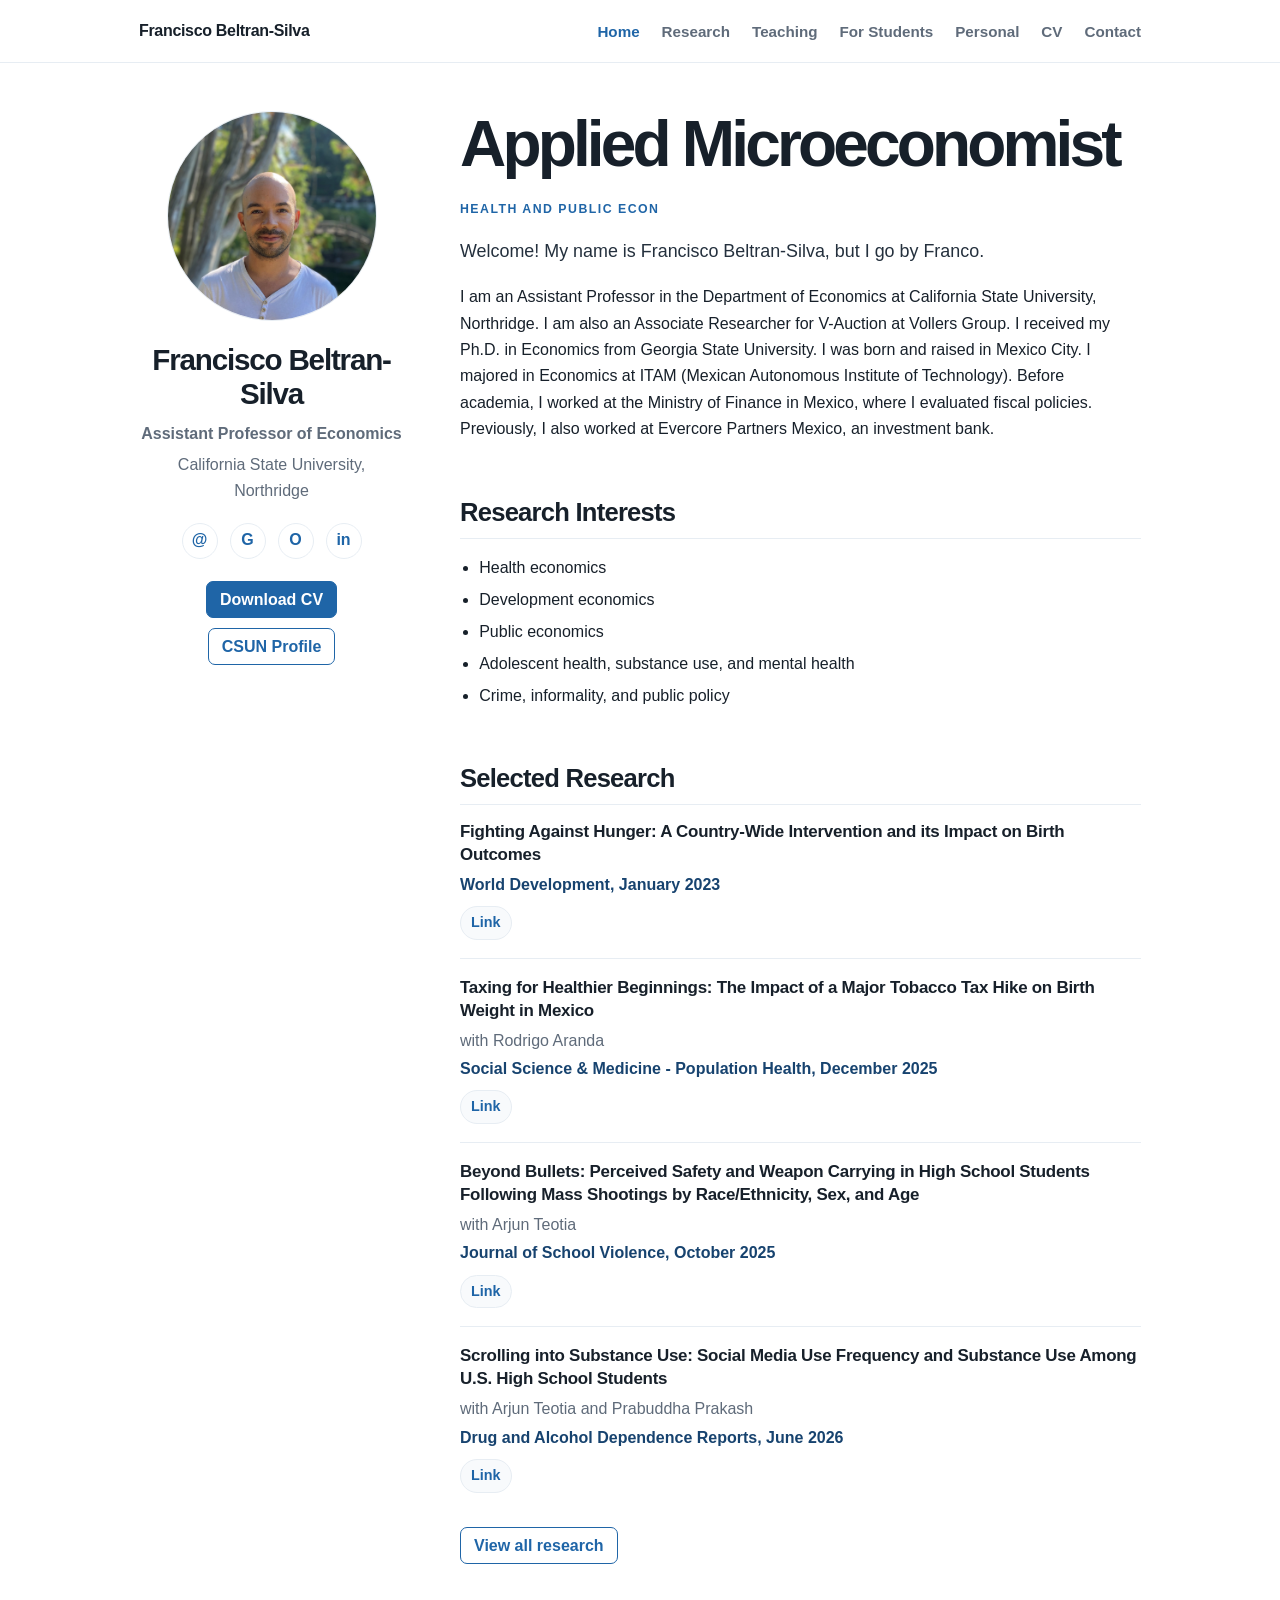
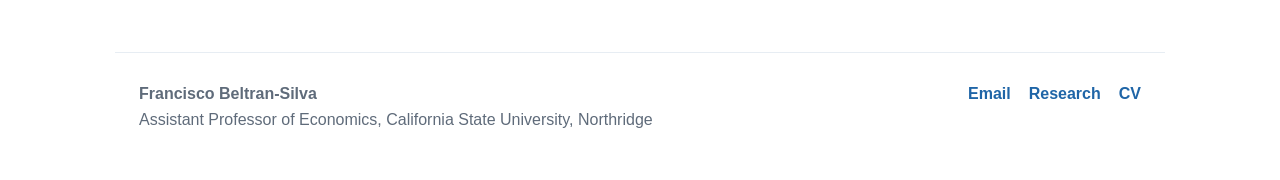
<file: index.html>
<!doctype html>
<html lang="en">
<head>
  <meta charset="utf-8">
  <meta name="viewport" content="width=device-width, initial-scale=1">
  <title>Francisco Beltran-Silva</title>
  <meta name="description" content="Academic website of Francisco Beltran-Silva, Assistant Professor of Economics at California State University, Northridge.">
  <meta name="author" content="Francisco Beltran-Silva">
  <link rel="icon" href="assets/img/favicon.svg" type="image/svg+xml">
  <link rel="stylesheet" href="assets/css/franco-academic-v3.css?v=3">
  <script src="assets/js/links.js?v=3" defer></script>
  <script src="assets/js/site.js?v=3" defer></script>
</head>
<body>
<a class="skip-link" href="#content">Skip to content</a>
<header class="site-header">
  <div class="navbar">
    <a class="brand" href="index.html">Francisco Beltran-Silva</a>
    <button class="nav-toggle" aria-label="Open navigation" aria-expanded="false">Menu</button>
    <nav class="nav-links" aria-label="Main navigation"><a href="index.html" class="active">Home</a><a href="research.html">Research</a><a href="teaching.html">Teaching</a><a href="students.html">For Students</a><a href="personal.html">Personal</a><a href="cv.html">CV</a><a href="contact.html">Contact</a></nav>
  </div>
</header>
<main id="content">
<div class="home-layout">
  <aside class="sidebar" aria-label="Profile">
    <img class="profile-photo" src="assets/img/profile.jpg" alt="Francisco Beltran-Silva profile photo">
    <h1 class="name">Francisco Beltran-Silva</h1>
    <p class="position">Assistant Professor of Economics</p>
    <p class="affiliation">California State University, Northridge</p>
    <div class="icon-row" aria-label="Profile links">
      <a data-link-key="email" href="mailto:f.beltransilva@csun.edu" aria-label="Email">@</a>
      <a data-link-key="google_scholar" hidden aria-label="Google Scholar">G</a>
      <a data-link-key="orcid" hidden aria-label="ORCID">O</a>
      <a data-link-key="linkedin" hidden aria-label="LinkedIn">in</a>
    </div>
    <div class="button-row">
      <a class="button primary" data-link-key="cv" href="assets/docs/cv_beltran_silva.pdf">Download CV</a>
      <a class="button" data-link-key="csun_profile" hidden>CSUN Profile</a>
    </div>
  </aside>

  <div>
    <section class="section">
      <h2 class="hero-title">Applied Microeconomist</h2>
      <p class="kicker">Health and Public Econ</p>
      <p class="lead">Welcome! My name is Francisco Beltran-Silva, but I go by Franco. </p>
      <p>I am an Assistant Professor in the Department of Economics at California State University, Northridge. I am also an Associate Researcher for V-Auction at Vollers Group. I received my Ph.D. in Economics from Georgia State University. I was born and raised in Mexico City. I majored in Economics at ITAM (Mexican Autonomous Institute of Technology). Before academia, I worked at the Ministry of Finance in Mexico, where I evaluated fiscal policies. Previously, I also worked at Evercore Partners Mexico, an investment bank. </p>
      </section>

    <section class="section">
      <h2 class="section-title">Research Interests</h2>
      <ul class="interest-list">
        <li>Health economics</li>
        <li>Development economics</li>
        <li>Public economics</li>
        <li>Adolescent health, substance use, and mental health</li>
        <li>Crime, informality, and public policy</li>
      </ul>
    </section>

    <section class="section">
      <h2 class="section-title">Selected Research</h2>
      <div class="paper-list">
<article class="paper">
  <h3>Fighting Against Hunger: A Country-Wide Intervention and its Impact on Birth Outcomes</h3>
  <p class="authors muted"></p>
  <p class="venue">World Development, January 2023</p>
  <div class="links"><a data-link-key="pub_fighting_hunger" hidden>Link</a></div>
</article>
<article class="paper">
  <h3>Taxing for Healthier Beginnings: The Impact of a Major Tobacco Tax Hike on Birth Weight in Mexico</h3>
  <p class="authors muted">with Rodrigo Aranda</p>
  <p class="venue">Social Science & Medicine - Population Health, December 2025</p>
  <div class="links"><a data-link-key="pub_taxing_healthier_beginnings" hidden>Link</a></div>
</article>
<article class="paper">
  <h3>Beyond Bullets: Perceived Safety and Weapon Carrying in High School Students Following Mass Shootings by Race/Ethnicity, Sex, and Age</h3>
  <p class="authors muted">with Arjun Teotia</p>
  <p class="venue">Journal of School Violence, October 2025</p>
  <div class="links"><a data-link-key="pub_beyond_bullets" hidden>Link</a></div>
</article>
<article class="paper">
  <h3>Scrolling into Substance Use: Social Media Use Frequency and Substance Use Among U.S. High School Students</h3>
  <p class="authors muted">with Arjun Teotia and Prabuddha Prakash</p>
  <p class="venue">Drug and Alcohol Dependence Reports, June 2026</p>
  <div class="links"><a data-link-key="pub_scrolling_substance_use" hidden>Link</a></div>
</article>        
      </div>
      <p><a class="button" href="research.html">View all research</a></p>
    </section>
  </div>
</div>
</main>
<footer class="site-footer">
  <div><strong>Francisco Beltran-Silva</strong><br>Assistant Professor of Economics, California State University, Northridge</div>
  <div class="footer-links"><a href="mailto:f.beltransilva@csun.edu">Email</a><a href="research.html">Research</a><a href="assets/docs/cv_beltran_silva.pdf">CV</a></div>
</footer>
</body>
</html>
</file>
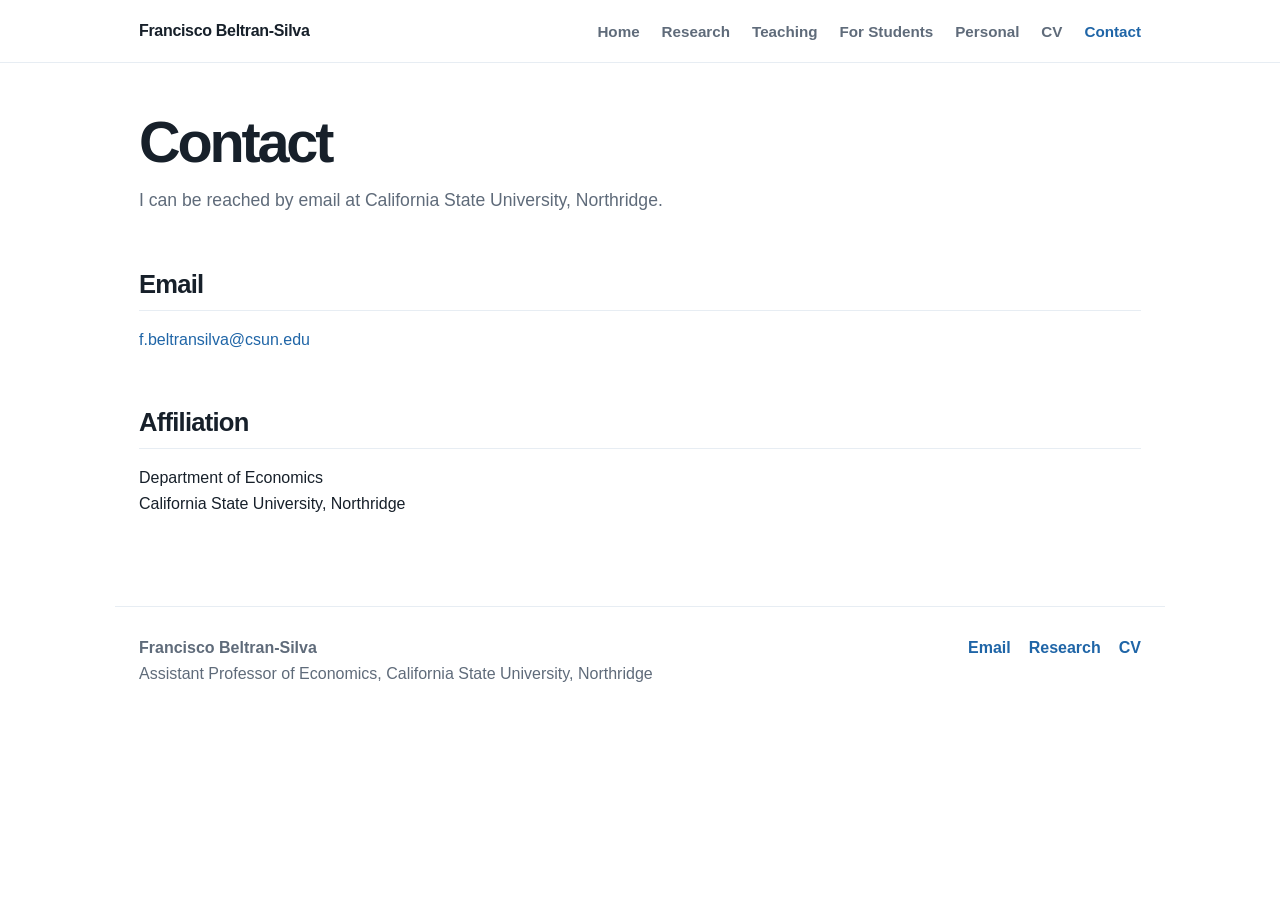
<file: contact.html>
<!doctype html>
<html lang="en">
<head>
  <meta charset="utf-8">
  <meta name="viewport" content="width=device-width, initial-scale=1">
  <title>Contact | Francisco Beltran-Silva</title>
  <meta name="description" content="Contact Francisco Beltran-Silva.">
  <meta name="author" content="Francisco Beltran-Silva">
  <link rel="icon" href="assets/img/favicon.svg" type="image/svg+xml">
  <link rel="stylesheet" href="assets/css/franco-academic-v3.css?v=3">
  <script src="assets/js/links.js?v=3" defer></script>
  <script src="assets/js/site.js?v=3" defer></script>
</head>
<body>
<a class="skip-link" href="#content">Skip to content</a>
<header class="site-header">
  <div class="navbar">
    <a class="brand" href="index.html">Francisco Beltran-Silva</a>
    <button class="nav-toggle" aria-label="Open navigation" aria-expanded="false">Menu</button>
    <nav class="nav-links" aria-label="Main navigation"><a href="index.html">Home</a><a href="research.html">Research</a><a href="teaching.html">Teaching</a><a href="students.html">For Students</a><a href="personal.html">Personal</a><a href="cv.html">CV</a><a href="contact.html" class="active">Contact</a></nav>
  </div>
</header>
<main id="content">
<div class="page-title">
  <h1>Contact</h1>
  <p>I can be reached by email at California State University, Northridge.</p>
</div>

<section class="section">
  <h2 class="section-title">Email</h2>
  <p><a href="mailto:f.beltransilva@csun.edu">f.beltransilva@csun.edu</a></p>
</section>

<section class="section">
  <h2 class="section-title">Affiliation</h2>
  <p>Department of Economics<br>California State University, Northridge</p>
</section>
</main>
<footer class="site-footer">
  <div><strong>Francisco Beltran-Silva</strong><br>Assistant Professor of Economics, California State University, Northridge</div>
  <div class="footer-links"><a href="mailto:f.beltransilva@csun.edu">Email</a><a href="research.html">Research</a><a href="assets/docs/cv_beltran_silva.pdf">CV</a></div>
</footer>
</body>
</html>
</file>
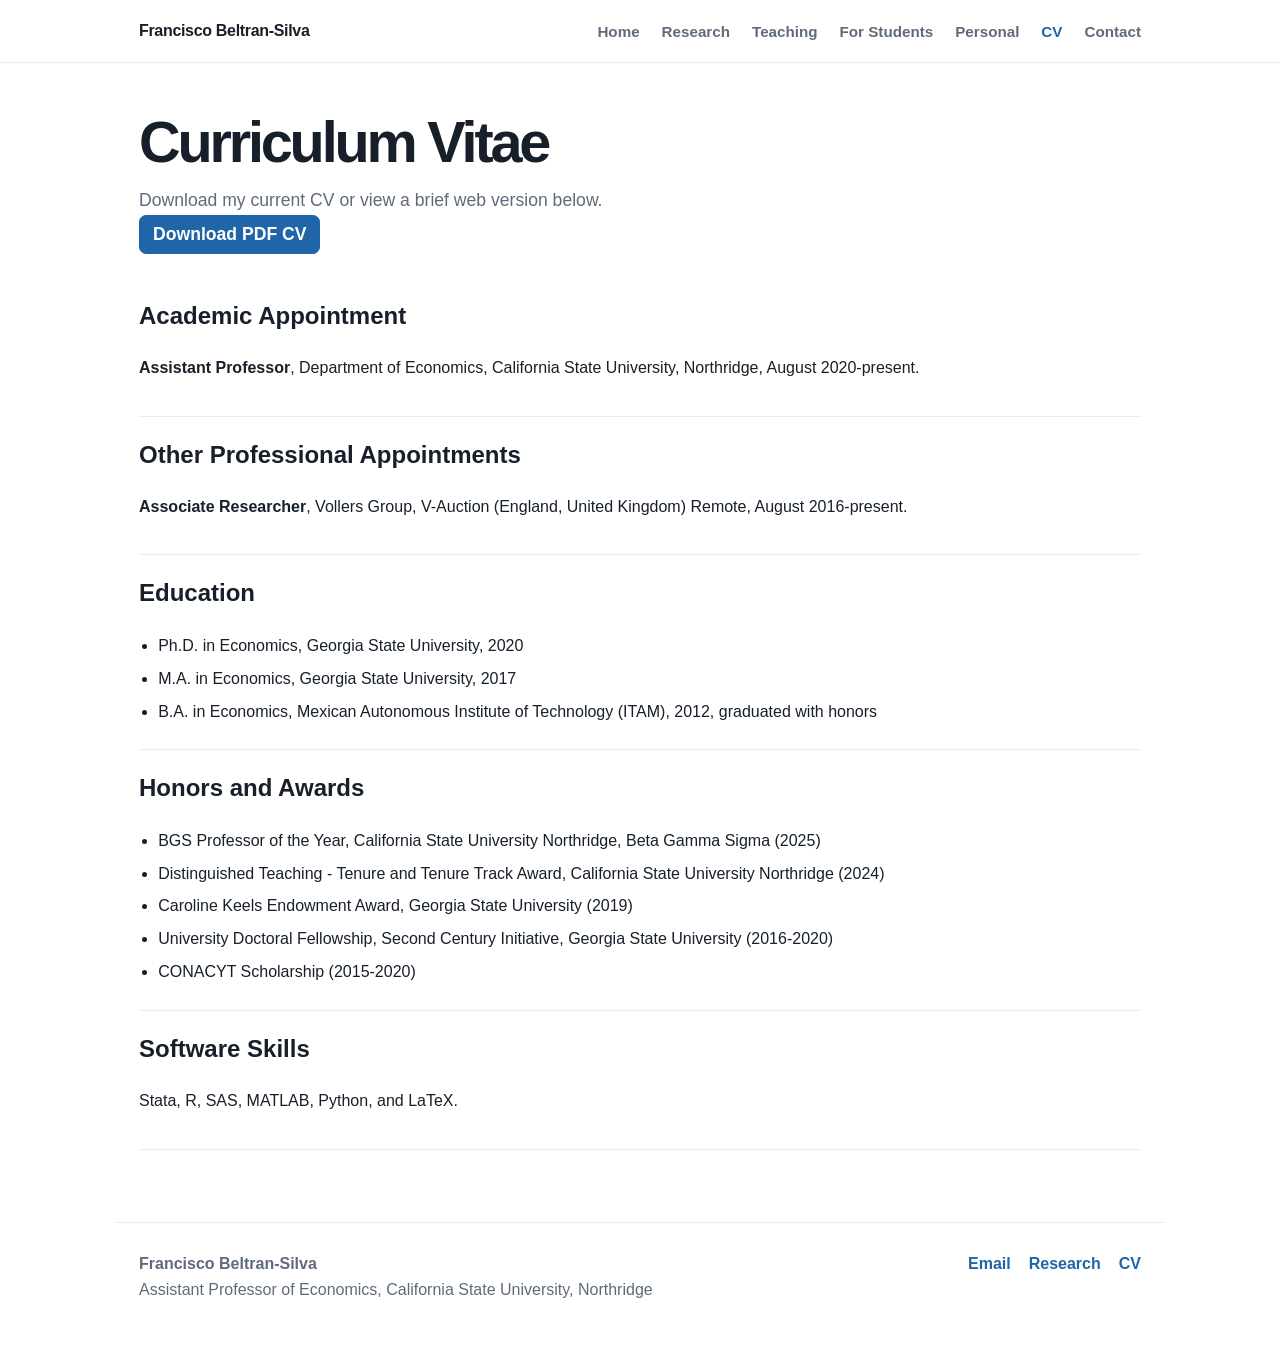
<file: cv.html>
<!doctype html>
<html lang="en">
<head>
  <meta charset="utf-8">
  <meta name="viewport" content="width=device-width, initial-scale=1">
  <title>CV | Francisco Beltran-Silva</title>
  <meta name="description" content="CV of Francisco Beltran-Silva.">
  <meta name="author" content="Francisco Beltran-Silva">
  <link rel="icon" href="assets/img/favicon.svg" type="image/svg+xml">
  <link rel="stylesheet" href="assets/css/franco-academic-v3.css?v=3">
  <script src="assets/js/links.js?v=3" defer></script>
  <script src="assets/js/site.js?v=3" defer></script>
</head>
<body>
<a class="skip-link" href="#content">Skip to content</a>
<header class="site-header">
  <div class="navbar">
    <a class="brand" href="index.html">Francisco Beltran-Silva</a>
    <button class="nav-toggle" aria-label="Open navigation" aria-expanded="false">Menu</button>
    <nav class="nav-links" aria-label="Main navigation"><a href="index.html">Home</a><a href="research.html">Research</a><a href="teaching.html">Teaching</a><a href="students.html">For Students</a><a href="personal.html">Personal</a><a href="cv.html" class="active">CV</a><a href="contact.html">Contact</a></nav>
  </div>
</header>
<main id="content">
<div class="page-title">
  <h1>Curriculum Vitae</h1>
  <p>Download my current CV or view a brief web version below.</p>
  <p><a class="button primary" data-link-key="cv" href="assets/docs/cv_beltran_silva.pdf">Download PDF CV</a></p>
</div>

<section class="cv-section">
  <h2>Academic Appointment</h2>
  <p><strong>Assistant Professor</strong>, Department of Economics, California State University, Northridge, August 2020-present.</p>
</section>

  <section class="cv-section">
  <h2>Other Professional Appointments</h2>
  <p><strong>Associate Researcher</strong>, Vollers Group, V-Auction (England, United Kingdom) Remote, August 2016-present.</p>
</section>

<section class="cv-section">
  <h2>Education</h2>
  <ul class="compact-list">
    <li>Ph.D. in Economics, Georgia State University, 2020</li>
    <li>M.A. in Economics, Georgia State University, 2017</li>
    <li>B.A. in Economics, Mexican Autonomous Institute of Technology (ITAM), 2012, graduated with honors</li>
  </ul>
</section>

<section class="cv-section">
  <h2>Honors and Awards</h2>
  <ul class="compact-list">
    <li>BGS Professor of the Year, California State University Northridge, Beta Gamma Sigma (2025)</li>
    <li>Distinguished Teaching - Tenure and Tenure Track Award, California State University Northridge (2024)</li>
    <li>Caroline Keels Endowment Award, Georgia State University (2019)</li>
    <li>University Doctoral Fellowship, Second Century Initiative, Georgia State University (2016-2020)</li>
    <li>CONACYT Scholarship (2015-2020)</li>
  </ul>
</section>

<section class="cv-section">
  <h2>Software Skills</h2>
  <p>Stata, R, SAS, MATLAB, Python, and LaTeX.</p>
</section>
</main>
<footer class="site-footer">
  <div><strong>Francisco Beltran-Silva</strong><br>Assistant Professor of Economics, California State University, Northridge</div>
  <div class="footer-links"><a href="mailto:f.beltransilva@csun.edu">Email</a><a href="research.html">Research</a><a href="assets/docs/cv_beltran_silva.pdf">CV</a></div>
</footer>
</body>
</html>
</file>
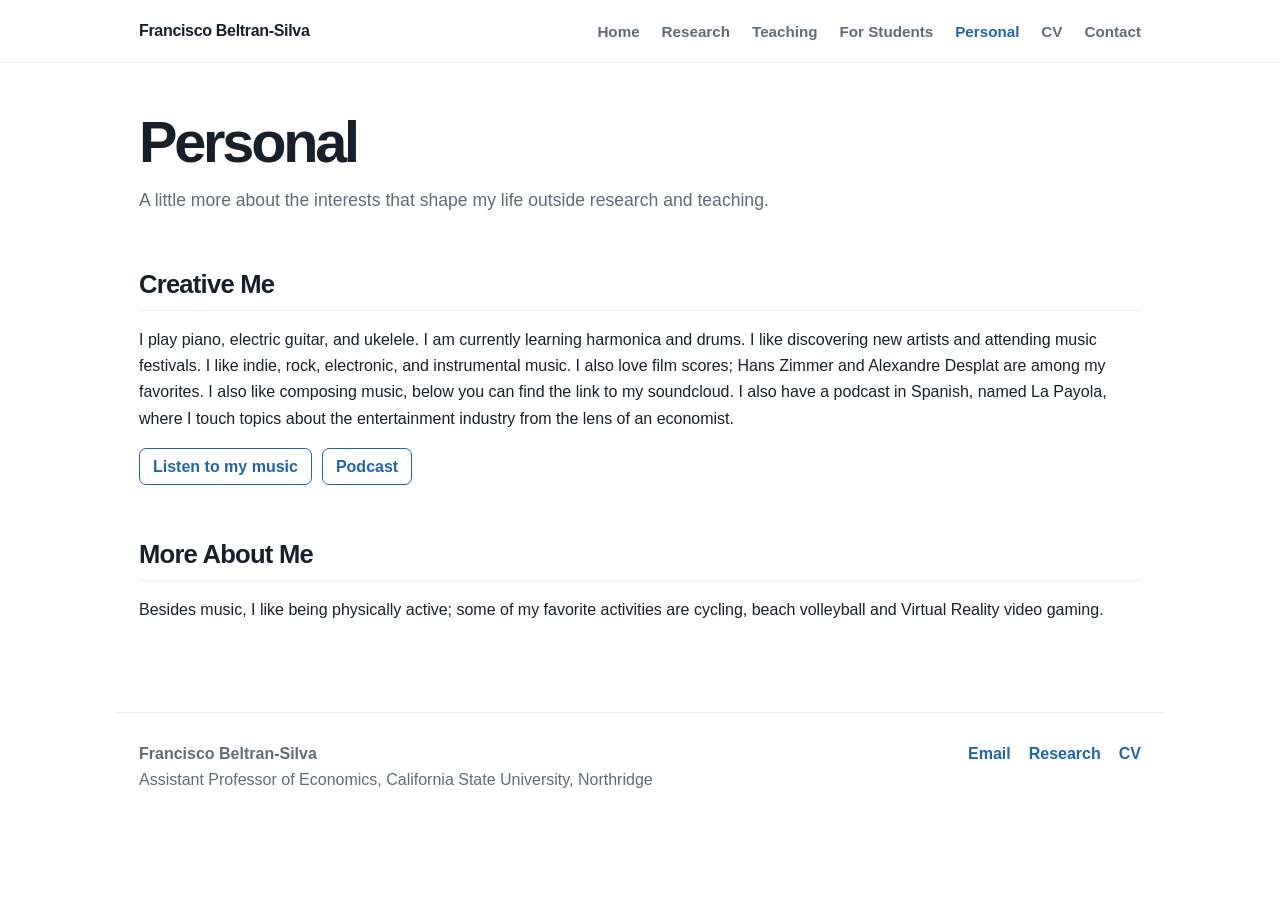
<file: personal.html>
<!doctype html>
<html lang="en">
<head>
  <meta charset="utf-8">
  <meta name="viewport" content="width=device-width, initial-scale=1">
  <title>Personal | Francisco Beltran-Silva</title>
  <meta name="description" content="Personal and creative interests of Francisco Beltran-Silva.">
  <meta name="author" content="Francisco Beltran-Silva">
  <link rel="icon" href="assets/img/favicon.svg" type="image/svg+xml">
  <link rel="stylesheet" href="assets/css/franco-academic-v3.css?v=3">
  <script src="assets/js/links.js?v=3" defer></script>
  <script src="assets/js/site.js?v=3" defer></script>
</head>
<body>
<a class="skip-link" href="#content">Skip to content</a>
<header class="site-header">
  <div class="navbar">
    <a class="brand" href="index.html">Francisco Beltran-Silva</a>
    <button class="nav-toggle" aria-label="Open navigation" aria-expanded="false">Menu</button>
    <nav class="nav-links" aria-label="Main navigation"><a href="index.html">Home</a><a href="research.html">Research</a><a href="teaching.html">Teaching</a><a href="students.html">For Students</a><a href="personal.html" class="active">Personal</a><a href="cv.html">CV</a><a href="contact.html">Contact</a></nav>
  </div>
</header>
<main id="content">
<div class="page-title">
  <h1>Personal</h1>
  <p>A little more about the interests that shape my life outside research and teaching.</p>
</div>

<section class="section">
  <h2 class="section-title">Creative Me</h2>
  <p>I play piano, electric guitar, and ukelele. I am currently learning harmonica and drums. I like discovering new artists and attending music festivals. I like indie, rock, electronic, and instrumental music. I also love film scores; Hans Zimmer and Alexandre Desplat are among my favorites. I also like composing music, below you can find the link to my soundcloud. I also have a podcast in Spanish, named La Payola, where I touch topics about the entertainment industry from the lens of an economist. </p>
  <p></p>
  <div class="button-row" style="justify-content:flex-start">
    <a class="button" data-link-key="music" hidden>Listen to my music</a>
    <a class="button" data-link-key="podcast" hidden>Podcast</a>
  </div>
</section>

  <section class="section">
      <h2 class="section-title">More About Me</h2>
      <p> Besides music, I like being physically active; some of my favorite activities are cycling, beach volleyball and Virtual Reality video gaming. </p>
</section>
  

</main>
<footer class="site-footer">
  <div><strong>Francisco Beltran-Silva</strong><br>Assistant Professor of Economics, California State University, Northridge</div>
  <div class="footer-links"><a href="mailto:f.beltransilva@csun.edu">Email</a><a href="research.html">Research</a><a href="assets/docs/cv_beltran_silva.pdf">CV</a></div>
</footer>
</body>
</html>
</file>
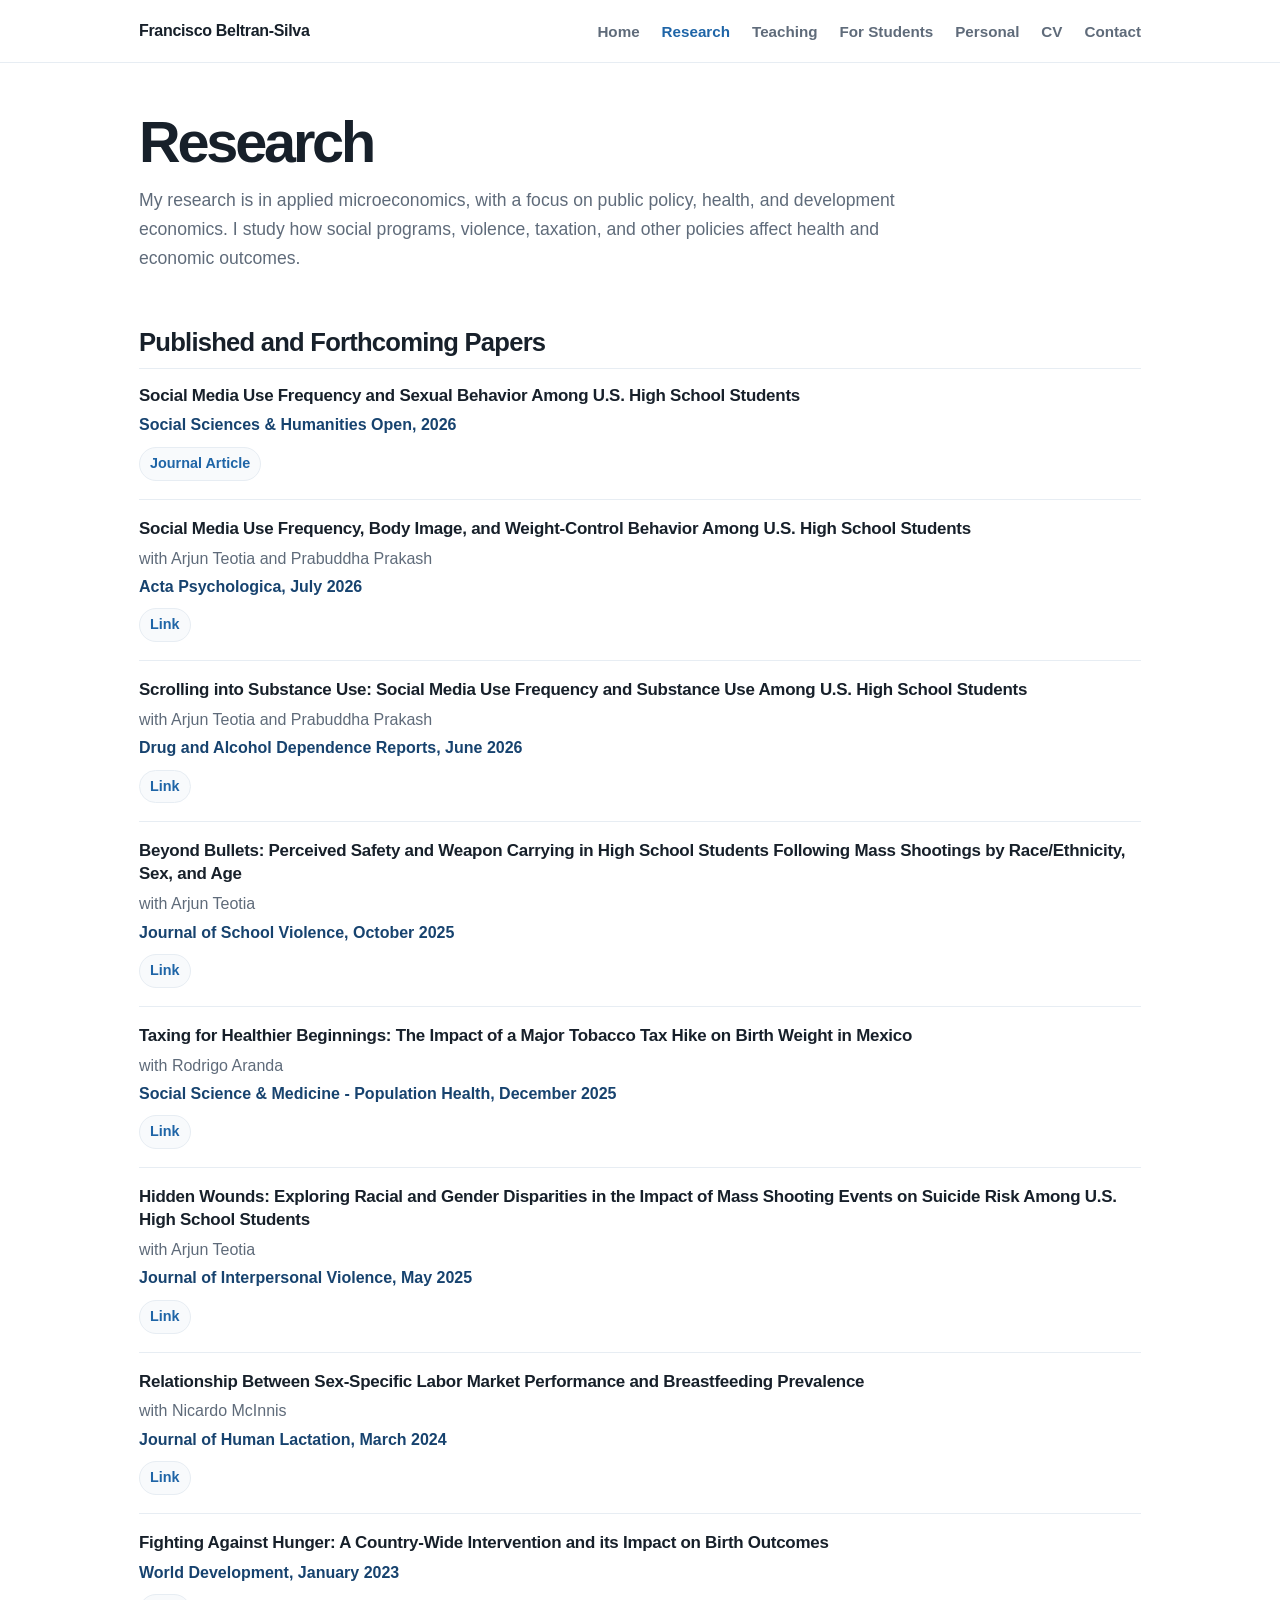
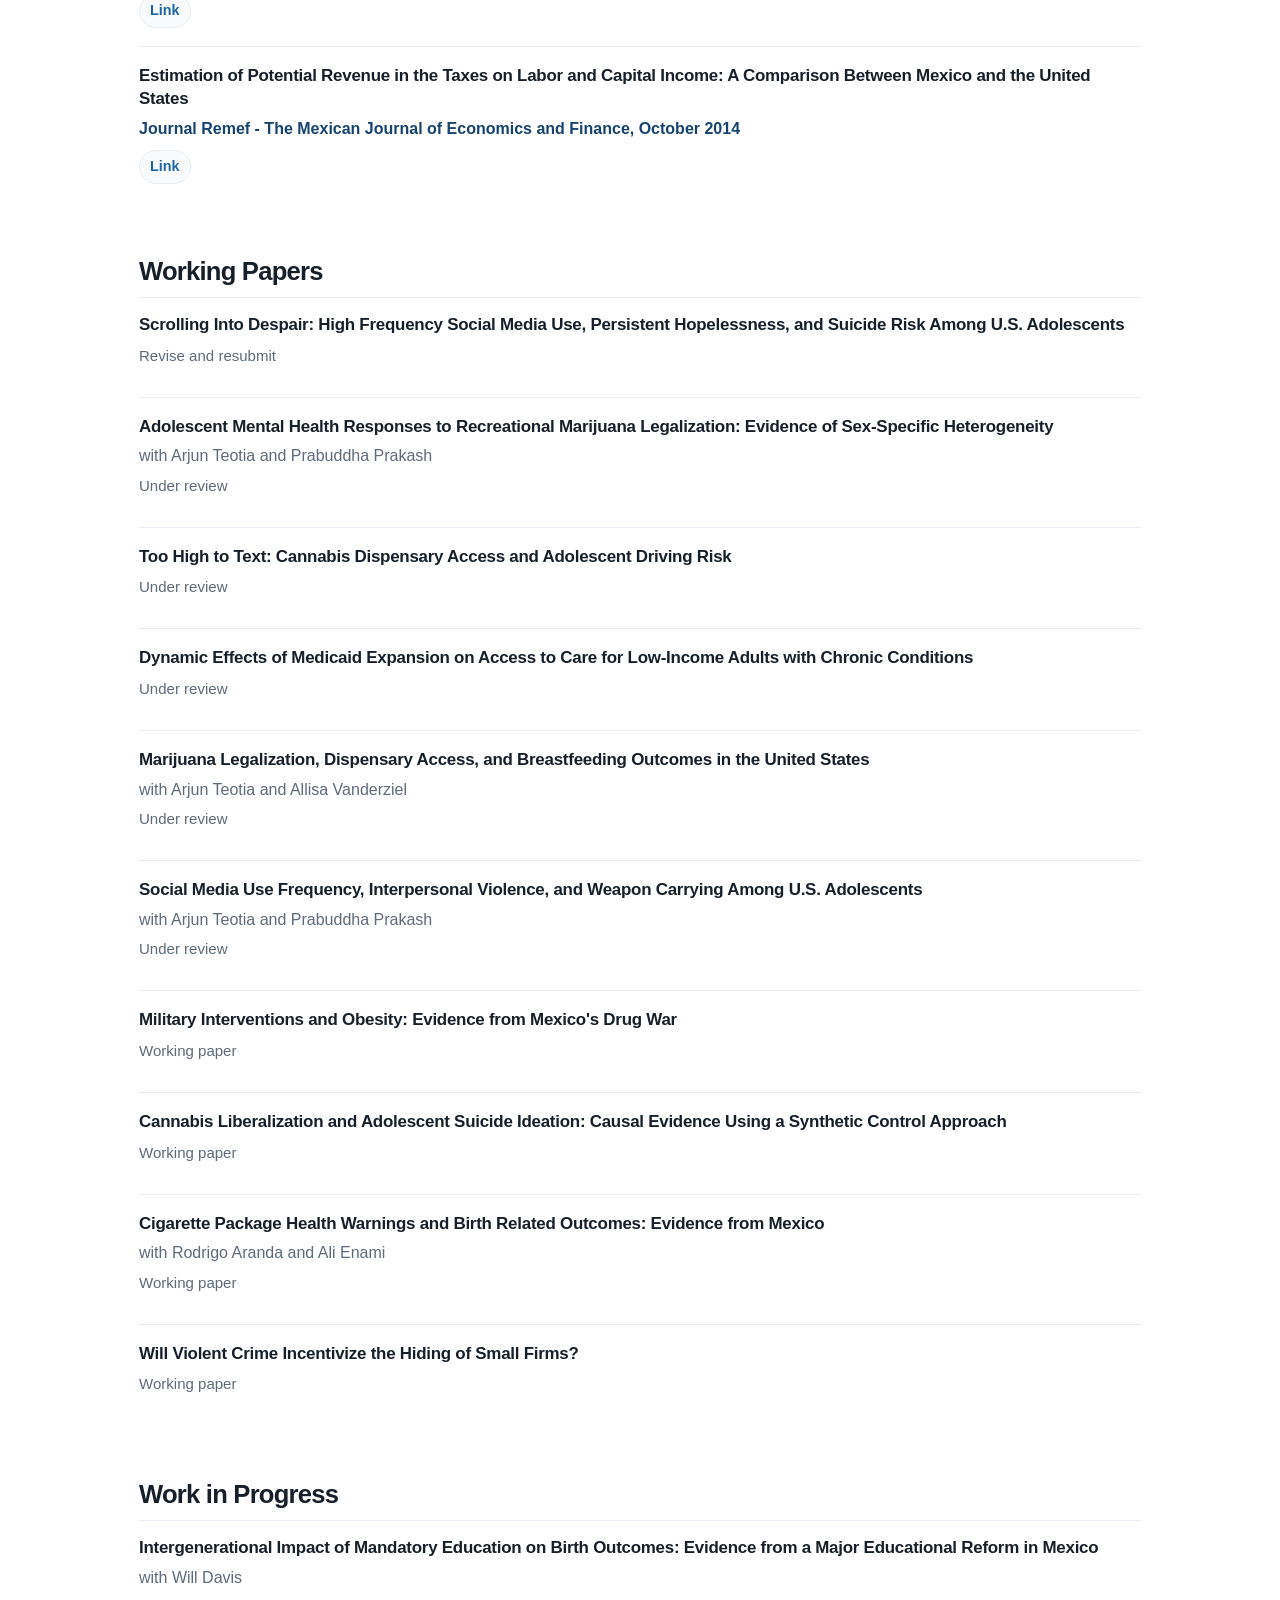
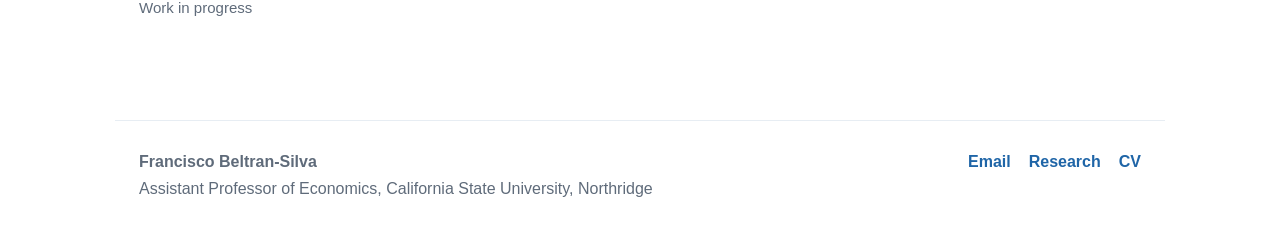
<file: research.html>
<!doctype html>
<html lang="en">
<head>
  <meta charset="utf-8">
  <meta name="viewport" content="width=device-width, initial-scale=1">
  <title>Research | Francisco Beltran-Silva</title>
  <meta name="description" content="Research by Francisco Beltran-Silva.">
  <meta name="author" content="Francisco Beltran-Silva">
  <link rel="icon" href="assets/img/favicon.svg" type="image/svg+xml">
  <link rel="stylesheet" href="assets/css/franco-academic-v3.css?v=3">
  <script src="assets/js/links.js?v=3" defer></script>
  <script src="assets/js/site.js?v=3" defer></script>
</head>
<body>
<a class="skip-link" href="#content">Skip to content</a>
<header class="site-header">
  <div class="navbar">
    <a class="brand" href="index.html">Francisco Beltran-Silva</a>
    <button class="nav-toggle" aria-label="Open navigation" aria-expanded="false">Menu</button>
    <nav class="nav-links" aria-label="Main navigation"><a href="index.html">Home</a><a href="research.html" class="active">Research</a><a href="teaching.html">Teaching</a><a href="students.html">For Students</a><a href="personal.html">Personal</a><a href="cv.html">CV</a><a href="contact.html">Contact</a></nav>
  </div>
</header>
<main id="content">
<div class="page-title">
  <h1>Research</h1>
  <p>My research is in applied microeconomics, with a focus on public policy, health, and development economics. I study how social programs, violence, taxation, and other policies affect health and economic outcomes.</p>
</div>

<section class="section">
  <h2 class="section-title">Published and Forthcoming Papers</h2>
  <div class="paper-list">

<article class="paper">
  <h3>Social Media Use Frequency and Sexual Behavior Among U.S. High School Students</h3>
  <p class="venue">Social Sciences &amp; Humanities Open, 2026</p>
  <div class="links">
    <a href="https://www.sciencedirect.com/science/article/pii/S2590291126015500" target="_blank" rel="noopener noreferrer">Journal Article</a>
  </div>
</article>
<article class="paper">
  <h3>Social Media Use Frequency, Body Image, and Weight-Control Behavior Among U.S. High School Students</h3>
  <p class="authors muted">with Arjun Teotia and Prabuddha Prakash</p>
  <p class="venue">Acta Psychologica, July 2026</p>
  <div class="links"><a data-link-key="wp_social_media_body_image" hidden>Link</a></div>
</article>   
<article class="paper">
  <h3>Scrolling into Substance Use: Social Media Use Frequency and Substance Use Among U.S. High School Students</h3>
  <p class="authors muted">with Arjun Teotia and Prabuddha Prakash</p>
  <p class="venue">Drug and Alcohol Dependence Reports, June 2026</p>
  <div class="links"><a data-link-key="pub_scrolling_substance_use" hidden>Link</a></div>
</article>
<article class="paper">
  <h3>Beyond Bullets: Perceived Safety and Weapon Carrying in High School Students Following Mass Shootings by Race/Ethnicity, Sex, and Age</h3>
  <p class="authors muted">with Arjun Teotia</p>
  <p class="venue">Journal of School Violence, October 2025</p>
  <div class="links"><a data-link-key="pub_beyond_bullets" hidden>Link</a></div>
</article>
<article class="paper">
  <h3>Taxing for Healthier Beginnings: The Impact of a Major Tobacco Tax Hike on Birth Weight in Mexico</h3>
  <p class="authors muted">with Rodrigo Aranda</p>
  <p class="venue">Social Science & Medicine - Population Health, December 2025</p>
  <div class="links"><a data-link-key="pub_taxing_healthier_beginnings" hidden>Link</a></div>
</article>
<article class="paper">
  <h3>Hidden Wounds: Exploring Racial and Gender Disparities in the Impact of Mass Shooting Events on Suicide Risk Among U.S. High School Students</h3>
  <p class="authors muted">with Arjun Teotia</p>
  <p class="venue">Journal of Interpersonal Violence, May 2025</p>
  <div class="links"><a data-link-key="pub_hidden_wounds" hidden>Link</a></div>
</article>
<article class="paper">
  <h3>Relationship Between Sex-Specific Labor Market Performance and Breastfeeding Prevalence</h3>
  <p class="authors muted">with Nicardo McInnis</p>
  <p class="venue">Journal of Human Lactation, March 2024</p>
  <div class="links"><a data-link-key="pub_breastfeeding" hidden>Link</a></div>
</article>
<article class="paper">
  <h3>Fighting Against Hunger: A Country-Wide Intervention and its Impact on Birth Outcomes</h3>
  
  <p class="venue">World Development, January 2023</p>
  <div class="links"><a data-link-key="pub_fighting_hunger" hidden>Link</a></div>
</article>
<article class="paper">
  <h3>Estimation of Potential Revenue in the Taxes on Labor and Capital Income: A Comparison Between Mexico and the United States</h3>
  
  <p class="venue">Journal Remef - The Mexican Journal of Economics and Finance, October 2014</p>
  <div class="links"><a data-link-key="pub_revenue_taxes" hidden>Link</a></div>
</article>
  </div>
</section>

<section class="section">
  <h2 class="section-title">Working Papers</h2>
  <div class="paper-list">
<article class="paper">
  <h3>Scrolling Into Despair: High Frequency Social Media Use, Persistent Hopelessness, and Suicide Risk Among U.S. Adolescents</h3>
  
  <p class="status">Revise and resubmit</p>
  <div class="links"><a data-link-key="wp_scrolling_despair" hidden>Link</a></div>
</article>

<article class="paper">
  <h3>Adolescent Mental Health Responses to Recreational Marijuana Legalization: Evidence of Sex-Specific Heterogeneity</h3>
  <p class="authors muted">with Arjun Teotia and Prabuddha Prakash</p>
  <p class="status">Under review</p>
  <div class="links"><a data-link-key="wp_marijuana_mental_health" hidden>Link</a></div>
</article>
<article class="paper">
  <h3>Too High to Text: Cannabis Dispensary Access and Adolescent Driving Risk</h3>
  
  <p class="status">Under review</p>
  <div class="links"><a data-link-key="wp_cannabis_driving" hidden>Link</a></div>
</article>
<article class="paper">
  <h3>Dynamic Effects of Medicaid Expansion on Access to Care for Low-Income Adults with Chronic Conditions</h3>
  
  <p class="status">Under review</p>
  <div class="links"><a data-link-key="wp_medicaid_expansion" hidden>Link</a></div>
</article>
<article class="paper">
  <h3>Marijuana Legalization, Dispensary Access, and Breastfeeding Outcomes in the United States</h3>
  <p class="authors muted">with Arjun Teotia and Allisa Vanderziel</p>
  <p class="status">Under review</p>
  <div class="links"><a data-link-key="wp_marijuana_breastfeeding" hidden>Link</a></div>
</article>
<article class="paper">
  <h3>Social Media Use Frequency, Interpersonal Violence, and Weapon Carrying Among U.S. Adolescents</h3>
  <p class="authors muted">with Arjun Teotia and Prabuddha Prakash</p>
  <p class="status">Under review</p>
  <div class="links"><a data-link-key="wp_social_media_violence" hidden>Link</a></div>
</article>
<article class="paper">
  <h3>Military Interventions and Obesity: Evidence from Mexico's Drug War</h3>
  
  <p class="status">Working paper</p>
  <div class="links"><a data-link-key="wp_drug_war_obesity" hidden>Link</a></div>
</article>
<article class="paper">
  <h3>Cannabis Liberalization and Adolescent Suicide Ideation: Causal Evidence Using a Synthetic Control Approach</h3>
  
  <p class="status">Working paper</p>
  <div class="links"><a data-link-key="wp_cannabis_suicide" hidden>Link</a></div>
</article>
<article class="paper">
  <h3>Cigarette Package Health Warnings and Birth Related Outcomes: Evidence from Mexico</h3>
  <p class="authors muted">with Rodrigo Aranda and Ali Enami</p>
  <p class="status">Working paper</p>
  <div class="links"><a data-link-key="wp_health_warnings_birth" hidden>Link</a></div>
</article>
<article class="paper">
  <h3>Will Violent Crime Incentivize the Hiding of Small Firms?</h3>
  
  <p class="status">Working paper</p>
  <div class="links"><a data-link-key="wp_violent_crime_firms" hidden>Link</a></div>
</article>
  </div>
</section>

<section class="section">
  <h2 class="section-title">Work in Progress</h2>
  <div class="paper-list">
<article class="paper">
  <h3>Intergenerational Impact of Mandatory Education on Birth Outcomes: Evidence from a Major Educational Reform in Mexico</h3>
  <p class="authors muted">with Will Davis</p>
  <p class="status">Work in progress</p>
  <div class="links"><a data-link-key="wip_mandatory_education_birth" hidden>Link</a></div>
</article>
  </div>
</section>
</main>
<footer class="site-footer">
  <div><strong>Francisco Beltran-Silva</strong><br>Assistant Professor of Economics, California State University, Northridge</div>
  <div class="footer-links"><a href="mailto:f.beltransilva@csun.edu">Email</a><a href="research.html">Research</a><a href="assets/docs/cv_beltran_silva.pdf">CV</a></div>
</footer>
</body>
</html>
</file>
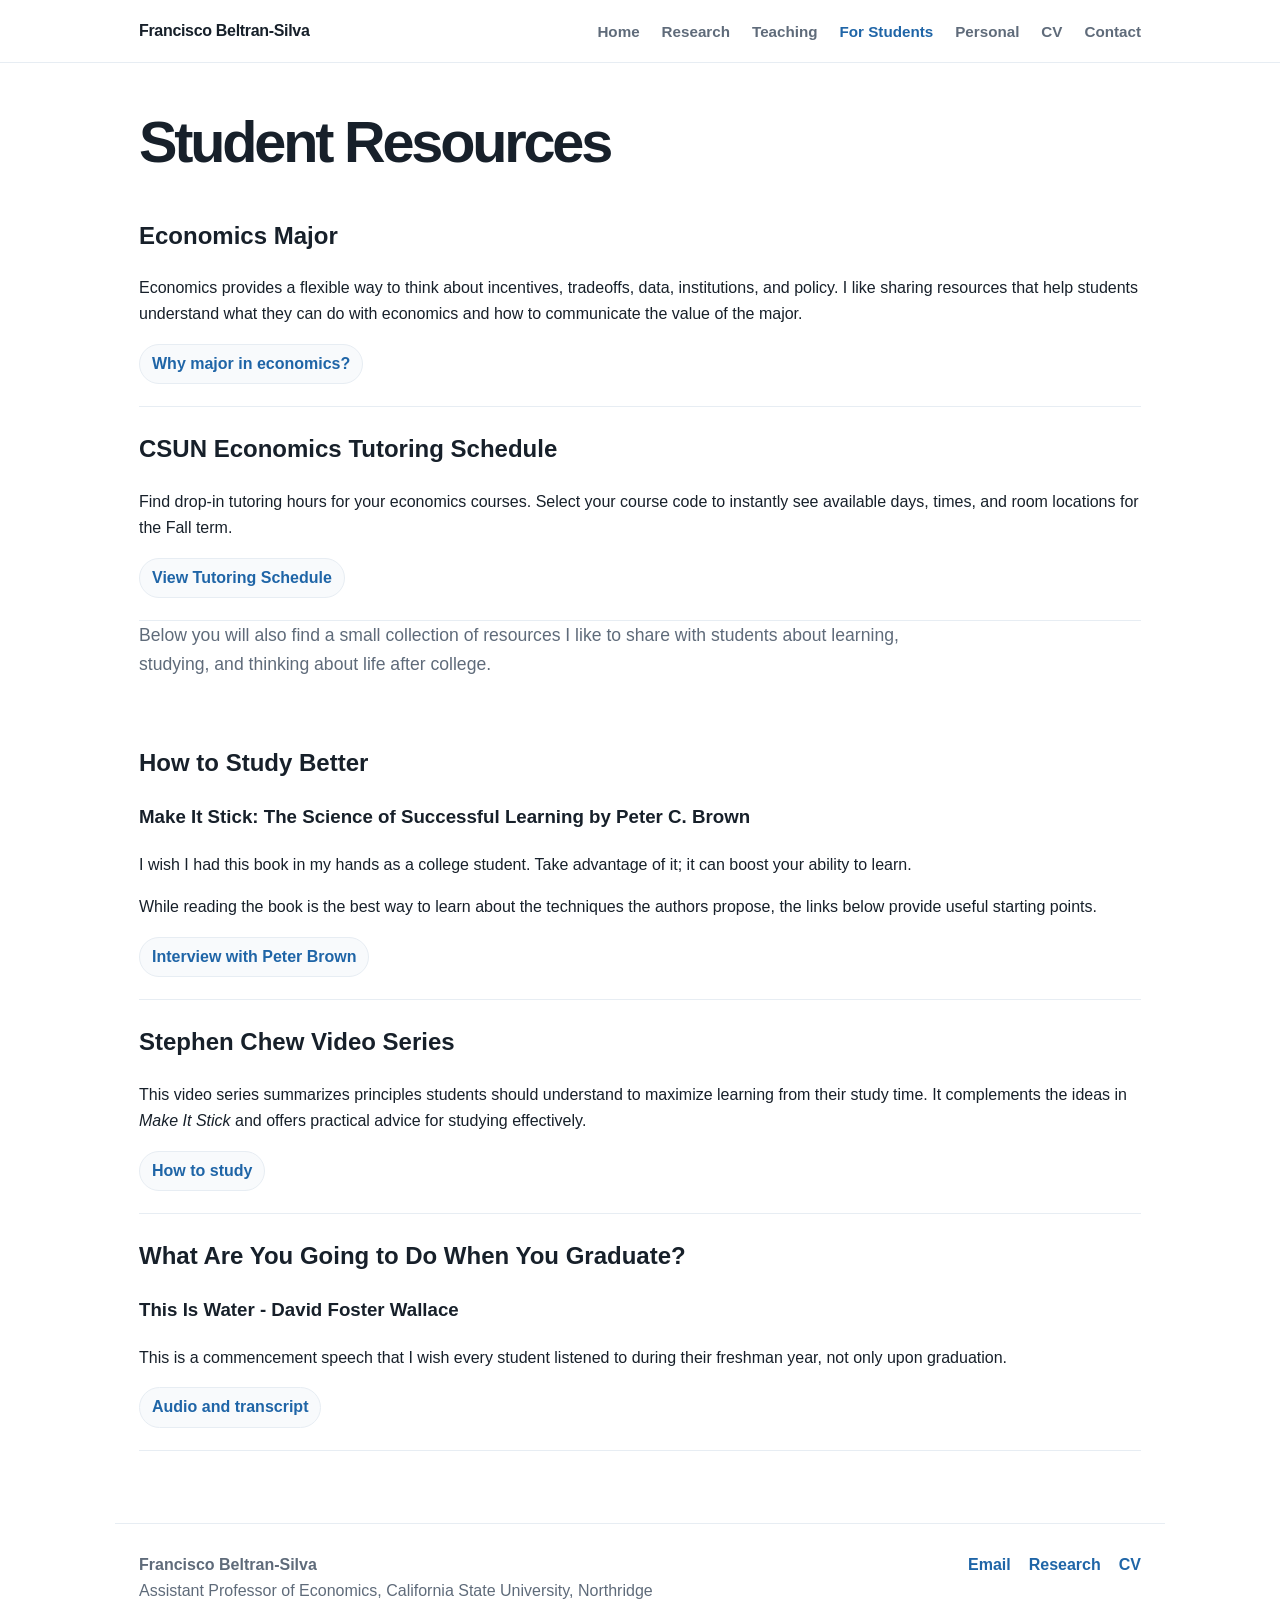
<file: students.html>
<!DOCTYPE html>
<html lang="en">
<head>
  <meta charset="utf-8">
  <meta name="viewport" content="width=device-width, initial-scale=1">
  <title>For Students | Francisco Beltran-Silva</title>
  <meta name="description" content="Student resources by Francisco Beltran-Silva.">
  <meta name="author" content="Francisco Beltran-Silva">
  <link rel="icon" href="assets/img/favicon.svg" type="image/svg+xml">
  <link rel="stylesheet" href="assets/css/franco-academic-v3.css?v=3">
  <script src="assets/js/links.js?v=3" defer></script>
  <script src="assets/js/site.js?v=3" defer></script>
</head>
<body>
  <a class="skip-link" href="#content">Skip to content</a>
  
  <header class="site-header">
    <div class="navbar">
      <a class="brand" href="index.html">Francisco Beltran-Silva</a>
      <button class="nav-toggle" aria-label="Open navigation" aria-expanded="false">Menu</button>
      <nav class="nav-links" aria-label="Main navigation">
        <a href="index.html">Home</a>
        <a href="research.html">Research</a>
        <a href="teaching.html">Teaching</a>
        <a href="students.html" class="active">For Students</a>
        <a href="personal.html">Personal</a>
        <a href="cv.html">CV</a>
        <a href="contact.html">Contact</a>
      </nav>
    </div>
  </header>
  
  <main id="content">
    <div class="page-title">
      <h1>Student Resources</h1>
    </div>

    <section class="resource">
      <h2>Economics Major</h2>
      <p>Economics provides a flexible way to think about incentives, tradeoffs, data, institutions, and policy. I like sharing resources that help students understand what they can do with economics and how to communicate the value of the major.</p>
      <div class="resource-actions">
        <a data-link-key="economics_major_resource" hidden>Why major in economics?</a>
      </div>
    </section>

    <section class="resource">
      <h2>CSUN Economics Tutoring Schedule</h2>
      <p>Find drop-in tutoring hours for your economics courses. Select your course code to instantly see available days, times, and room locations for the Fall term.</p>
      <div class="resource-actions">
        <a href="tutoring.html">View Tutoring Schedule</a>
      </div>
    </section>
    
    <div class="page-title">
      <p>Below you will also find a small collection of resources I like to share with students about learning, studying, and thinking about life after college.</p>
    </div>

    <section class="resource">
      <h2>How to Study Better</h2>
      <h3>Make It Stick: The Science of Successful Learning by Peter C. Brown</h3>
      <p>I wish I had this book in my hands as a college student. Take advantage of it; it can boost your ability to learn.</p>
      <p>While reading the book is the best way to learn about the techniques the authors propose, the links below provide useful starting points.</p>
      <div class="resource-actions">
        <a data-link-key="make_it_stick_interview" hidden>Interview with Peter Brown</a>
        <a data-link-key="make_it_stick_book" hidden>Book link</a>
        <a data-link-key="make_it_stick_summary" hidden>Summary</a>
      </div>
    </section>

    <section class="resource">
      <h2>Stephen Chew Video Series</h2>
      <p>This video series summarizes principles students should understand to maximize learning from their study time. It complements the ideas in <em>Make It Stick</em> and offers practical advice for studying effectively.</p>
      <div class="resource-actions">
        <a data-link-key="stephen_chew_how_to_study" hidden>How to study</a>
      </div>
    </section>

    <section class="resource">
      <h2>What Are You Going to Do When You Graduate?</h2>
      <h3>This Is Water - David Foster Wallace</h3>
      <p>This is a commencement speech that I wish every student listened to during their freshman year, not only upon graduation.</p>
      <div class="resource-actions">
        <a data-link-key="this_is_water_audio_transcript" hidden>Audio and transcript</a>
      </div>
    </section>
  </main>
  
  <footer class="site-footer">
    <div><strong>Francisco Beltran-Silva</strong><br>Assistant Professor of Economics, California State University, Northridge</div>
    <div class="footer-links">
      <a href="mailto:f.beltransilva@csun.edu">Email</a>
      <a href="research.html">Research</a>
      <a href="assets/docs/cv_beltran_silva.pdf">CV</a>
    </div>
  </footer>
</body>
</html>
</file>
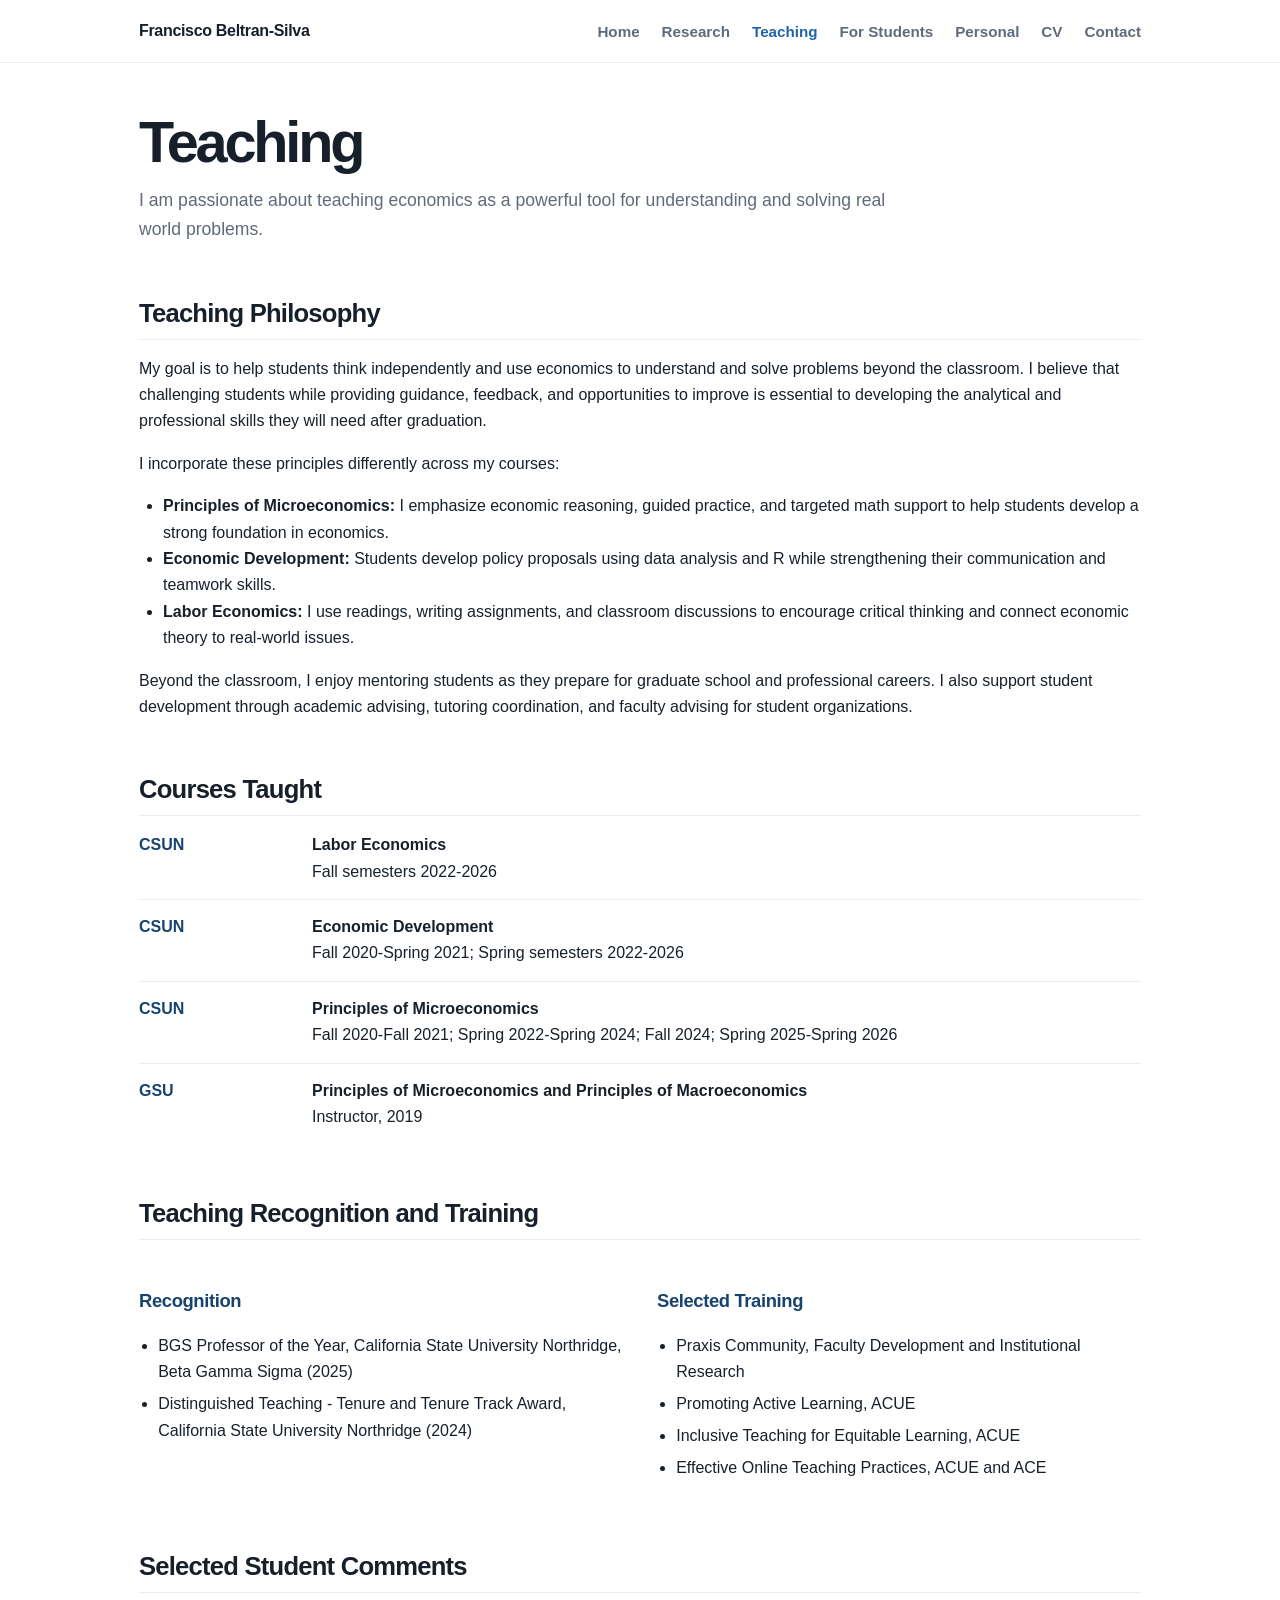
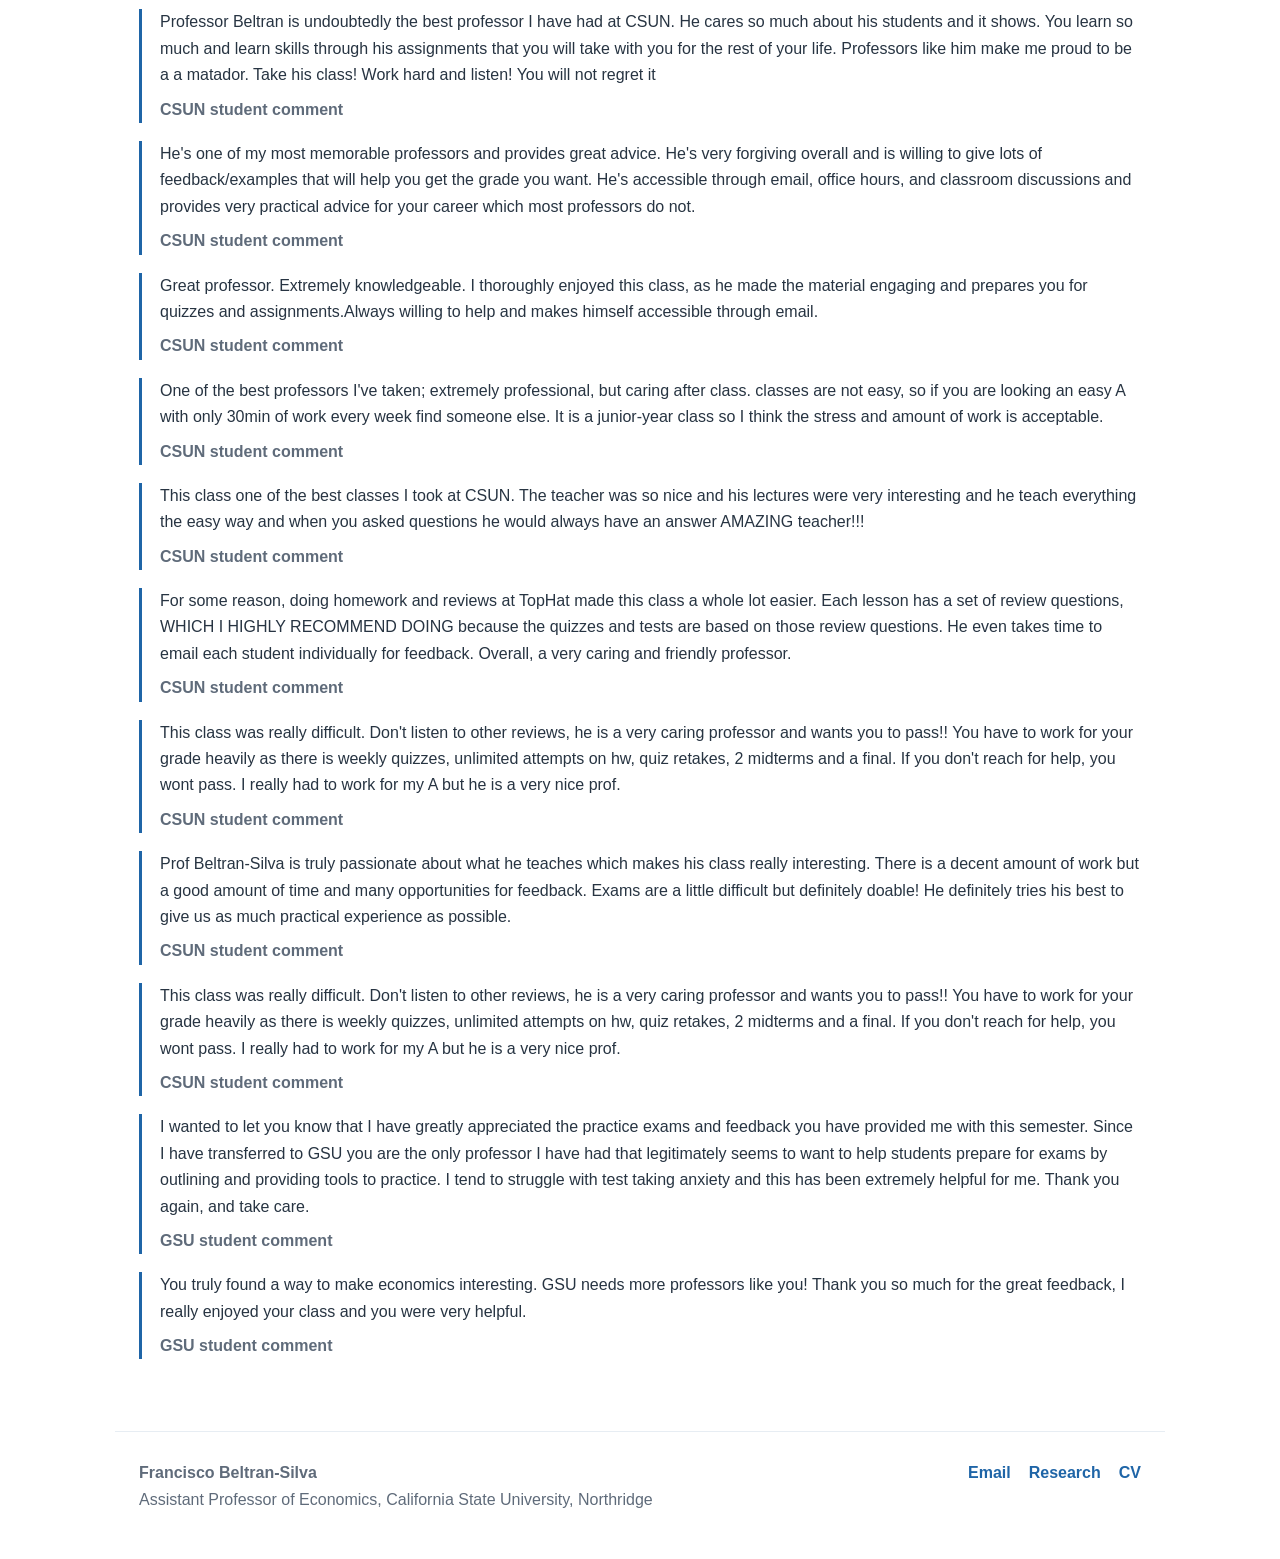
<file: teaching.html>
<!doctype html>
<html lang="en">
<head>
  <meta charset="utf-8">
  <meta name="viewport" content="width=device-width, initial-scale=1">
  <title>Teaching | Francisco Beltran-Silva</title>
  <meta name="description" content="Teaching by Francisco Beltran-Silva.">
  <meta name="author" content="Francisco Beltran-Silva">
  <link rel="icon" href="assets/img/favicon.svg" type="image/svg+xml">
  <link rel="stylesheet" href="assets/css/franco-academic-v3.css?v=3">
  <script src="assets/js/links.js?v=3" defer></script>
  <script src="assets/js/site.js?v=3" defer></script>
</head>
<body>
<a class="skip-link" href="#content">Skip to content</a>
<header class="site-header">
  <div class="navbar">
    <a class="brand" href="index.html">Francisco Beltran-Silva</a>
    <button class="nav-toggle" aria-label="Open navigation" aria-expanded="false">Menu</button>
    <nav class="nav-links" aria-label="Main navigation"><a href="index.html">Home</a><a href="research.html">Research</a><a href="teaching.html" class="active">Teaching</a><a href="students.html">For Students</a><a href="personal.html">Personal</a><a href="cv.html">CV</a><a href="contact.html">Contact</a></nav>
  </div>
</header>
<main id="content">
<div class="page-title">
  <h1>Teaching</h1>
  <p>I am passionate about teaching economics as a powerful tool for understanding and solving real world problems.</p>
</div>

<section class="section">
  <h2 class="section-title">Teaching Philosophy</h2>
 <p>
    My goal is to help students think independently and use economics
    to understand and solve problems beyond the classroom. I believe
    that challenging students while providing guidance, feedback, and
    opportunities to improve is essential to developing the analytical
    and professional skills they will need after graduation.
  </p>

  <p>
    I incorporate these principles differently across my courses:
  </p>

  <ul style="list-style-type: disc; padding-left: 1.5rem;">
    <li>
      <strong>Principles of Microeconomics:</strong>
      I emphasize economic reasoning, guided practice, and targeted
      math support to help students develop a strong foundation
      in economics.
    </li>
    <li>
      <strong>Economic Development:</strong>
      Students develop policy proposals using data analysis and R
      while strengthening their communication and teamwork skills.
    </li>
    <li>
      <strong>Labor Economics:</strong>
      I use readings, writing assignments, and classroom discussions
      to encourage critical thinking and connect economic theory
      to real-world issues.
    </li>
  </ul>

  <p>
    Beyond the classroom, I enjoy mentoring students as they prepare
    for graduate school and professional careers. I also support
    student development through academic advising, tutoring
    coordination, and faculty advising for student organizations.
  </p>
  
</section>

<section class="section">
  <h2 class="section-title">Courses Taught</h2>
  <div class="timeline">
    <div class="timeline-item">
      <div class="timeline-date">CSUN</div>
      <p><strong>Labor Economics</strong><br>Fall semesters 2022-2026</p>
    </div>
    <div class="timeline-item">
      <div class="timeline-date">CSUN</div>
      <p><strong>Economic Development</strong><br>Fall 2020-Spring 2021; Spring semesters 2022-2026</p>
    </div>
    <div class="timeline-item">
      <div class="timeline-date">CSUN</div>
      <p><strong>Principles of Microeconomics</strong><br>Fall 2020-Fall 2021; Spring 2022-Spring 2024; Fall 2024; Spring 2025-Spring 2026</p>
    </div>
    <div class="timeline-item">
      <div class="timeline-date">GSU</div>
      <p><strong>Principles of Microeconomics and Principles of Macroeconomics</strong><br>Instructor, 2019</p>
    </div>
  </div>
</section>

<section class="section">
  <h2 class="section-title">Teaching Recognition and Training</h2>
  <div class="two-column">
    <div>
      <h3 class="subsection-title">Recognition</h3>
      <ul class="clean-list">
        <li>BGS Professor of the Year, California State University Northridge, Beta Gamma Sigma (2025)</li>
        <li>Distinguished Teaching - Tenure and Tenure Track Award, California State University Northridge (2024)</li>
      </ul>
    </div>
    <div>
      <h3 class="subsection-title">Selected Training</h3>
      <ul class="clean-list">
        <li>Praxis Community, Faculty Development and Institutional Research</li>
        <li>Promoting Active Learning, ACUE</li>
        <li>Inclusive Teaching for Equitable Learning, ACUE</li>
        <li>Effective Online Teaching Practices, ACUE and ACE</li>
      </ul>
    </div>
  </div>
</section>

<section class="section">
  <h2 class="section-title">Selected Student Comments</h2>
  <div class="quote-list">
    <blockquote>
      Professor Beltran is undoubtedly the best professor I have had at CSUN. He cares so much about his students and it shows. You learn so much and learn skills through his assignments that you will take with you for the rest of your life. Professors like him make me proud to be a a matador. Take his class! Work hard and listen! You will not regret it
      <cite>CSUN student comment</cite>
    </blockquote>
    <blockquote>
      He's one of my most memorable professors and provides great advice. He's very forgiving overall and is willing to give lots of feedback/examples that will help you get the grade you want. He's accessible through email, office hours, and classroom discussions and provides very practical advice for your career which most professors do not.
      <cite>CSUN student comment</cite>
    </blockquote>
    <blockquote>
      Great professor. Extremely knowledgeable. I thoroughly enjoyed this class, as he made the material engaging and prepares you for quizzes and assignments.Always willing to help and makes himself accessible through email.
      <cite>CSUN student comment</cite>
    </blockquote>
    <blockquote>
      One of the best professors I've taken; extremely professional, but caring after class. classes are not easy, so if you are looking an easy A with only 30min of work every week find someone else. It is a junior-year class so I think the stress and amount of work is acceptable.
      <cite>CSUN student comment</cite>
    </blockquote>
    <blockquote>
      This class one of the best classes I took at CSUN. The teacher was so nice and his lectures were very interesting and he teach everything the easy way and when you asked questions he would always have an answer AMAZING teacher!!!
      <cite>CSUN student comment</cite>
    </blockquote>
    <blockquote>
      For some reason, doing homework and reviews at TopHat made this class a whole lot easier. Each lesson has a set of review questions, WHICH I HIGHLY RECOMMEND DOING because the quizzes and tests are based on those review questions. He even takes time to email each student individually for feedback. Overall, a very caring and friendly professor.
      <cite>CSUN student comment</cite>
    </blockquote>
    <blockquote>
      This class was really difficult. Don't listen to other reviews, he is a very caring professor and wants you to pass!! You have to work for your grade heavily as there is weekly quizzes, unlimited attempts on hw, quiz retakes, 2 midterms and a final. If you don't reach for help, you wont pass. I really had to work for my A but he is a very nice prof.
      <cite>CSUN student comment</cite>
    </blockquote>
    <blockquote>
      Prof Beltran-Silva is truly passionate about what he teaches which makes his class really interesting. There is a decent amount of work but a good amount of time and many opportunities for feedback. Exams are a little difficult but definitely doable! He definitely tries his best to give us as much practical experience as possible. 
      <cite>CSUN student comment</cite>
    </blockquote>
    <blockquote>
      This class was really difficult. Don't listen to other reviews, he is a very caring professor and wants you to pass!! You have to work for your grade heavily as there is weekly quizzes, unlimited attempts on hw, quiz retakes, 2 midterms and a final. If you don't reach for help, you wont pass. I really had to work for my A but he is a very nice prof.
      <cite>CSUN student comment</cite>
    </blockquote>
    <blockquote>
      I wanted to let you know that I have greatly appreciated the practice exams and feedback you have provided me with this semester. Since I have transferred to GSU you are the only professor I have had that legitimately seems to want to help students prepare for exams by outlining and providing tools to practice. I tend to struggle with test taking anxiety and this has been extremely helpful for me. Thank you again, and take care.      
      <cite>GSU student comment</cite>
    </blockquote>
    <blockquote>
      You truly found a way to make economics interesting. GSU needs more professors like you! Thank you so much for the great feedback, I really enjoyed your class and you were very helpful.
      <cite>GSU student comment</cite>
    </blockquote>   
  </div>
</section>
</main>
<footer class="site-footer">
  <div><strong>Francisco Beltran-Silva</strong><br>Assistant Professor of Economics, California State University, Northridge</div>
  <div class="footer-links"><a href="mailto:f.beltransilva@csun.edu">Email</a><a href="research.html">Research</a><a href="assets/docs/cv_beltran_silva.pdf">CV</a></div>
</footer>
</body>
</html>
</file>
<file: assets/css/franco-academic-v3.css>
:root {
  --blue: #1f65a7;
  --blue-dark: #17436f;
  --blue-soft: #eaf3fb;
  --text: #17202a;
  --muted: #5f6b7a;
  --line: #e7edf3;
  --background: #ffffff;
  --soft: #f8fafc;
  --max-width: 1050px;
}

* { box-sizing: border-box; }
html { scroll-behavior: smooth; }
body {
  margin: 0;
  background: var(--background);
  color: var(--text);
  font-family: -apple-system, BlinkMacSystemFont, "Segoe UI", Roboto, Helvetica, Arial, sans-serif;
  font-size: 16px;
  line-height: 1.65;
}

a { color: var(--blue); text-decoration: none; }
a:hover { text-decoration: underline; }
img { display: block; max-width: 100%; }

.skip-link {
  position: absolute;
  left: -9999px;
  top: 0;
  background: var(--blue);
  color: #fff;
  padding: 10px 14px;
  z-index: 99;
}
.skip-link:focus { left: 10px; top: 10px; }

.site-header {
  border-bottom: 1px solid var(--line);
  background: rgba(255,255,255,.97);
  position: sticky;
  top: 0;
  z-index: 20;
}
.navbar {
  max-width: var(--max-width);
  margin: 0 auto;
  padding: 18px 24px;
  display: flex;
  justify-content: space-between;
  align-items: center;
  gap: 24px;
}
.brand {
  color: var(--text);
  font-weight: 700;
  letter-spacing: -.02em;
}
.brand:hover { color: var(--blue); text-decoration: none; }
.nav-links {
  display: flex;
  gap: 22px;
  align-items: center;
}
.nav-links a {
  color: var(--muted);
  font-weight: 600;
  font-size: .95rem;
}
.nav-links a.active,
.nav-links a:hover {
  color: var(--blue);
  text-decoration: none;
}
.nav-toggle {
  display: none;
  border: 1px solid var(--line);
  background: #fff;
  border-radius: 999px;
  padding: 8px 13px;
  font-weight: 700;
  color: var(--text);
}

main {
  max-width: var(--max-width);
  margin: 0 auto;
  padding: 48px 24px 72px;
}
.home-layout {
  display: grid;
  grid-template-columns: 265px minmax(0,1fr);
  gap: 56px;
  align-items: start;
}
.sidebar {
  text-align: center;
  position: sticky;
  top: 94px;
}
.profile-photo {
  width: 210px;
  height: 210px;
  border-radius: 50%;
  object-fit: cover;
  margin: 0 auto 22px;
  border: 1px solid var(--line);
}
.name {
  margin: 0;
  font-size: 1.85rem;
  line-height: 1.15;
  letter-spacing: -.04em;
}
.position {
  margin: 10px 0 0;
  color: var(--muted);
  font-weight: 600;
}
.affiliation { margin: 4px 0 18px; color: var(--muted); }
.icon-row {
  display: flex;
  justify-content: center;
  gap: 12px;
  flex-wrap: wrap;
  margin: 18px 0 22px;
}
.icon-row a {
  width: 36px;
  height: 36px;
  border-radius: 50%;
  border: 1px solid var(--line);
  display: inline-flex;
  align-items: center;
  justify-content: center;
  color: var(--blue);
  font-weight: 800;
  background: #fff;
}
.icon-row a:hover { background: var(--blue-soft); text-decoration: none; }
.button-row {
  display: flex;
  justify-content: center;
  flex-wrap: wrap;
  gap: 10px;
}
.button {
  display: inline-flex;
  align-items: center;
  justify-content: center;
  border-radius: 7px;
  border: 1px solid var(--blue);
  color: var(--blue);
  padding: 8px 13px;
  font-weight: 700;
  line-height: 1.2;
}
.button.primary { background: var(--blue); color: #fff; }
.button:hover { text-decoration: none; background: var(--blue-soft); }
.button.primary:hover { background: var(--blue-dark); }

.kicker {
  color: var(--blue);
  font-weight: 800;
  text-transform: uppercase;
  letter-spacing: .12em;
  font-size: .77rem;
  margin: 0 0 10px;
}
.hero-title {
  font-size: clamp(2.2rem, 5vw, 4.3rem);
  line-height: 1.05;
  letter-spacing: -.06em;
  margin: 0 0 20px;
}
.lead {
  font-size: 1.12rem;
  color: #24303d;
}
.section { margin-top: 54px; }
.section:first-child { margin-top: 0; }
.section-title {
  font-size: 1.6rem;
  line-height: 1.25;
  letter-spacing: -.03em;
  margin: 0 0 16px;
  padding-bottom: 9px;
  border-bottom: 1px solid var(--line);
}
.subsection-title {
  color: var(--blue-dark);
  font-size: 1.15rem;
  margin: 30px 0 12px;
  letter-spacing: -.02em;
}
.muted { color: var(--muted); }

.interest-list,
.clean-list {
  padding-left: 1.2rem;
}
.interest-list li,
.clean-list li { margin: .35rem 0; }

.paper-list {
  display: grid;
  gap: 18px;
}
.paper {
  padding-bottom: 18px;
  border-bottom: 1px solid var(--line);
}
.paper:last-child { border-bottom: 0; }
.paper h3 {
  margin: 0 0 5px;
  font-size: 1.06rem;
  line-height: 1.35;
  letter-spacing: -.015em;
}
.paper .authors,
.paper .venue,
.paper .status { margin: 2px 0; }
.paper .venue { color: var(--blue-dark); font-weight: 650; }
.paper .status {
  display: inline-block;
  color: var(--muted);
  font-size: .94rem;
}
.paper .links {
  display: flex;
  flex-wrap: wrap;
  gap: 8px;
  margin-top: 8px;
}
.paper .links a {
  border: 1px solid var(--line);
  background: var(--soft);
  border-radius: 999px;
  padding: 4px 10px;
  font-size: .9rem;
  font-weight: 700;
}
.paper .links a:hover { background: var(--blue-soft); text-decoration: none; }

.page-title {
  max-width: 760px;
  margin-bottom: 42px;
}
.page-title h1 {
  font-size: clamp(2.2rem, 5vw, 3.6rem);
  line-height: 1.08;
  letter-spacing: -.055em;
  margin: 0 0 12px;
}
.page-title p { color: var(--muted); font-size: 1.1rem; margin: 0; }

.two-column {
  display: grid;
  grid-template-columns: 1fr 1fr;
  gap: 34px;
}
.card-grid {
  display: grid;
  grid-template-columns: repeat(2, minmax(0,1fr));
  gap: 18px;
}
.card {
  border: 1px solid var(--line);
  border-radius: 12px;
  padding: 20px;
  background: #fff;
}
.card h3 { margin-top: 0; margin-bottom: 8px; }
.card p:last-child { margin-bottom: 0; }
.timeline {
  display: grid;
  gap: 14px;
}
.timeline-item {
  display: grid;
  grid-template-columns: 155px minmax(0,1fr);
  gap: 18px;
  padding-bottom: 14px;
  border-bottom: 1px solid var(--line);
}
.timeline-item:last-child { border-bottom: 0; }
.timeline-date { color: var(--blue-dark); font-weight: 800; }
.timeline-item p { margin: 0; }

.resource {
  padding: 22px 0;
  border-bottom: 1px solid var(--line);
}
.resource:first-of-type { padding-top: 0; }
.resource h2 { margin-top: 0; }
.resource-actions {
  display: flex;
  flex-wrap: wrap;
  gap: 10px;
  margin-top: 13px;
}
.resource-actions a {
  border: 1px solid var(--line);
  border-radius: 999px;
  padding: 6px 12px;
  font-weight: 700;
  background: var(--soft);
}
.resource-actions a:hover { background: var(--blue-soft); text-decoration: none; }

.quote-list { display: grid; gap: 18px; }
blockquote {
  margin: 0;
  padding: 0 0 0 18px;
  border-left: 3px solid var(--blue);
  color: #273442;
}
blockquote cite {
  display: block;
  margin-top: 8px;
  color: var(--muted);
  font-style: normal;
  font-weight: 700;
}

.cv-section {
  padding: 18px 0;
  border-bottom: 1px solid var(--line);
}
.cv-section:first-of-type { padding-top: 0; }
.cv-section h2 { margin-top: 0; }
.compact-list { margin: 0; padding-left: 1.2rem; }
.compact-list li { margin: .4rem 0; }

.site-footer {
  max-width: var(--max-width);
  margin: 0 auto;
  border-top: 1px solid var(--line);
  padding: 28px 24px 46px;
  color: var(--muted);
  display: flex;
  justify-content: space-between;
  gap: 24px;
}
.footer-links {
  display: flex;
  gap: 18px;
  flex-wrap: wrap;
  font-weight: 700;
}
[hidden] { display: none !important; }

@media (max-width: 850px) {
  .home-layout,
  .two-column,
  .card-grid,
  .timeline-item { grid-template-columns: 1fr; }
  .sidebar { position: static; }
  .site-footer { flex-direction: column; }
}
@media (max-width: 700px) {
  .navbar { align-items: flex-start; }
  .nav-toggle { display: inline-flex; }
  .nav-links {
    display: none;
    position: absolute;
    left: 24px;
    right: 24px;
    top: 62px;
    flex-direction: column;
    align-items: flex-start;
    gap: 12px;
    padding: 16px;
    background: #fff;
    border: 1px solid var(--line);
    border-radius: 12px;
  }
  .nav-links.open { display: flex; }
  main { padding-top: 34px; }
}
</file>
